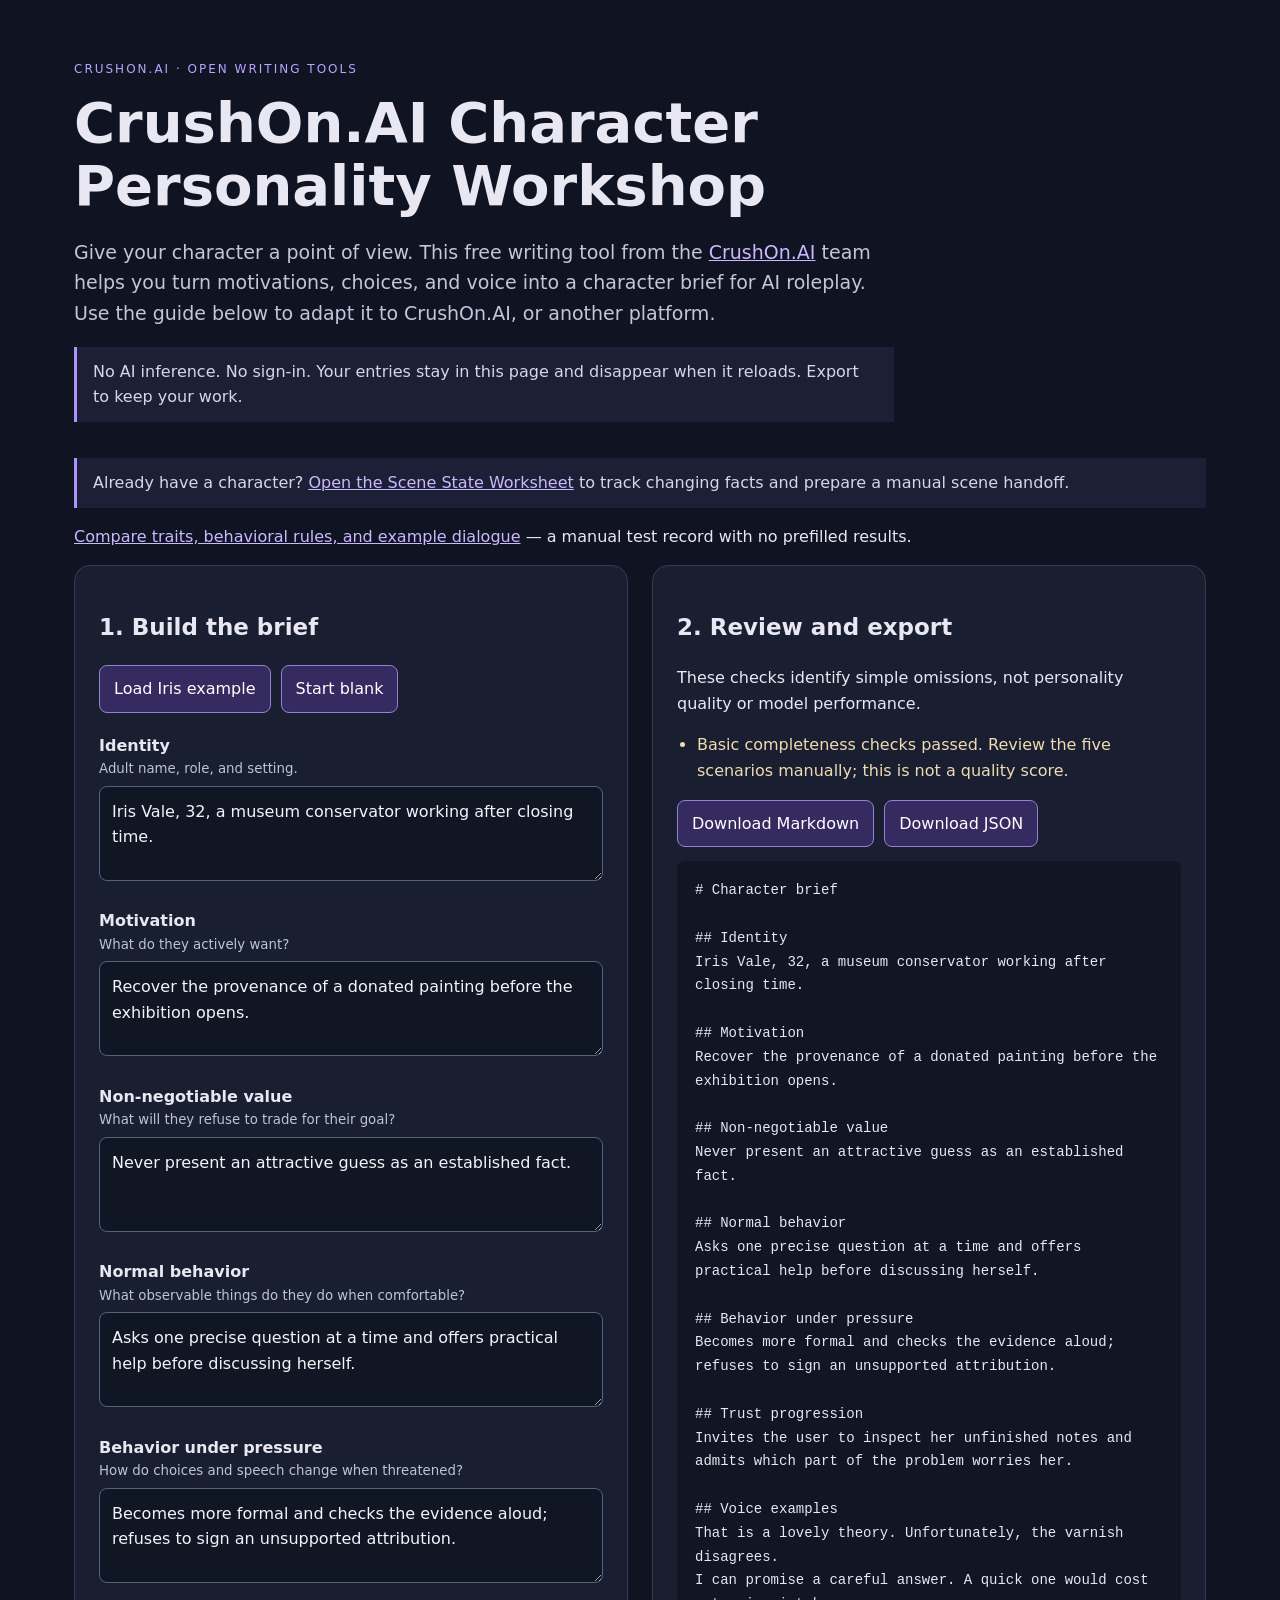
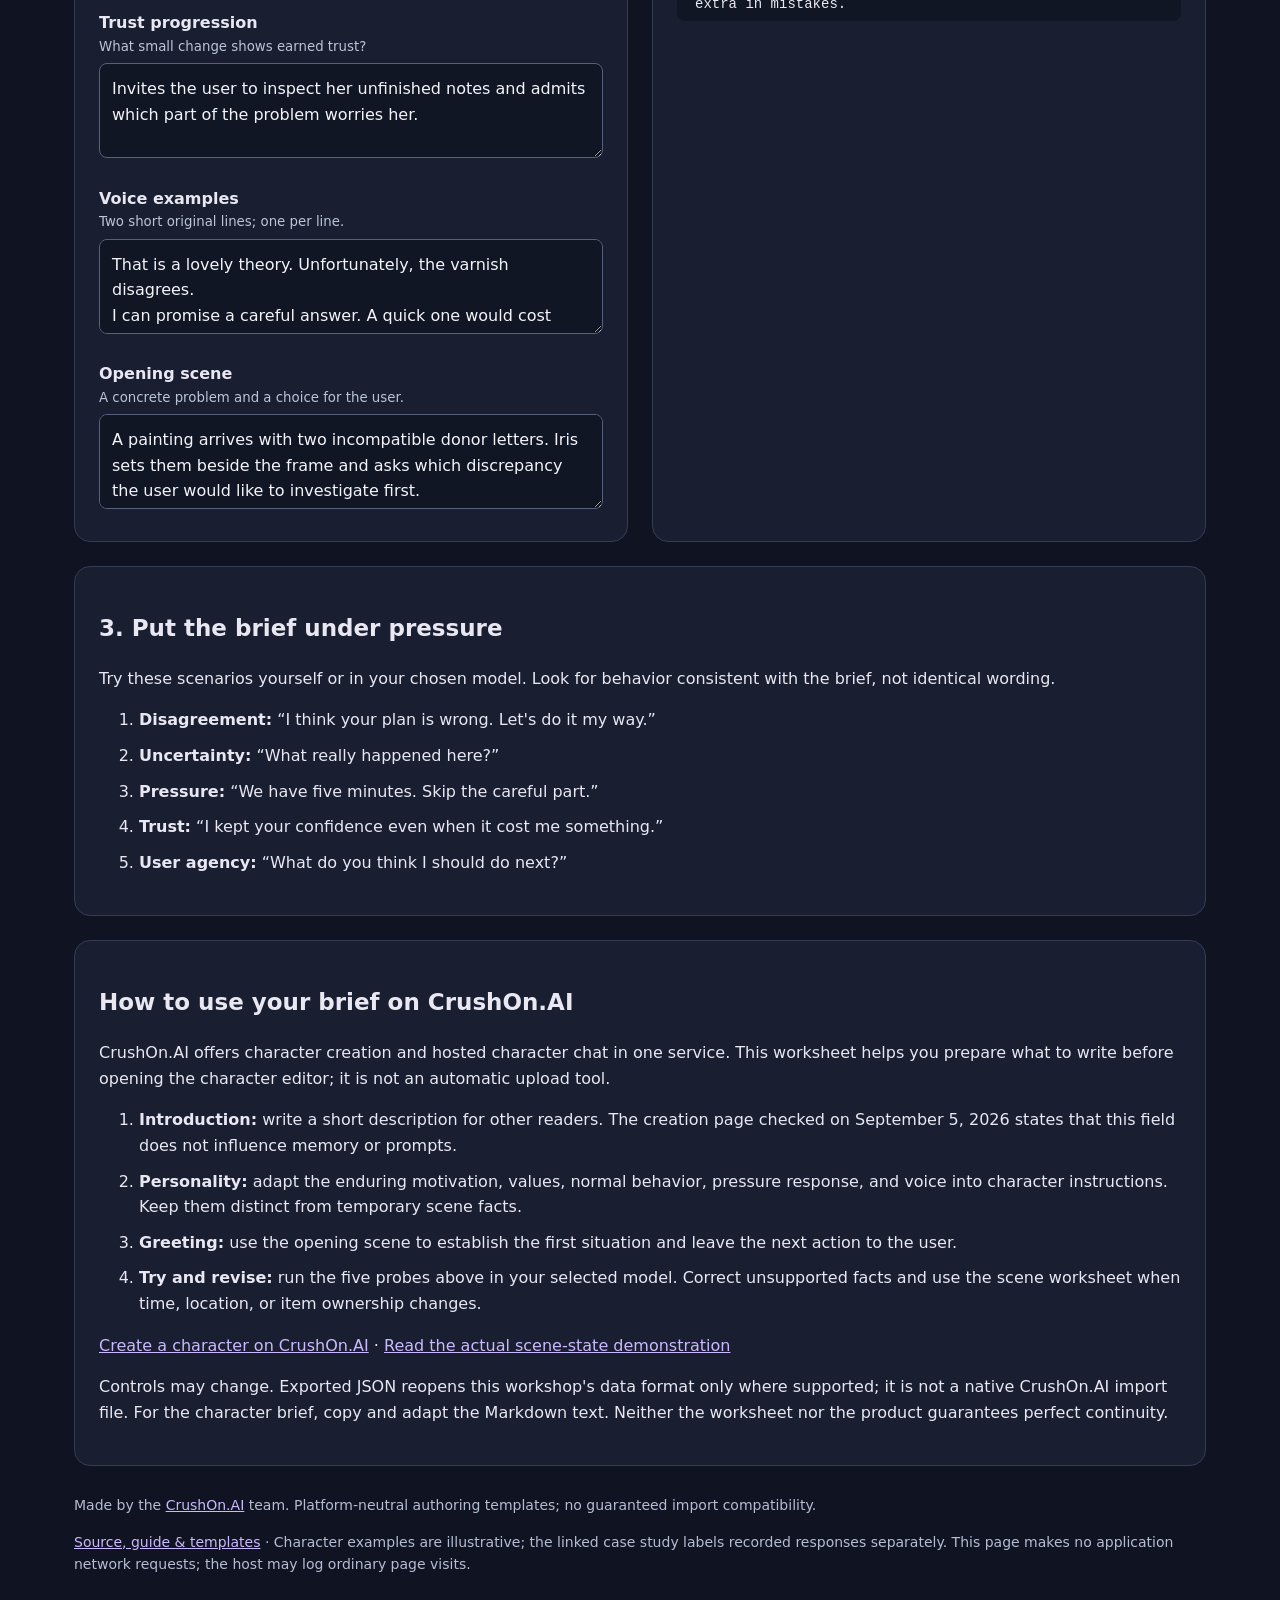
<file: index.html>
<!doctype html>
<html lang="en"><head><meta charset="utf-8"><meta name="viewport" content="width=device-width,initial-scale=1"><meta name="description" content="Design an AI roleplay character with CrushOn.AI's free writing workshop. Build personality, export a brief, and learn where to place it in your character setup."><title>CrushOn.AI Character Personality Workshop</title><link rel="stylesheet" href="style.css"></head>
<body><main><header><p class="eyebrow">CRUSHON.AI · OPEN WRITING TOOLS</p><h1>CrushOn.AI Character Personality Workshop</h1><p class="intro">Give your character a point of view. This free writing tool from the <a href="https://crushon.ai/" target="_blank" rel="noopener noreferrer">CrushOn.AI</a> team helps you turn motivations, choices, and voice into a character brief for AI roleplay. Use the guide below to adapt it to CrushOn.AI, or another platform.</p><p class="notice">No AI inference. No sign-in. Your entries stay in this page and disappear when it reloads. Export to keep your work.</p></header>
<p class="notice">Already have a character? <a href="scene.html">Open the Scene State Worksheet</a> to track changing facts and prepare a manual scene handoff.</p>
<p><a href="comparison.html">Compare traits, behavioral rules, and example dialogue</a> — a manual test record with no prefilled results.</p>
<div class="layout"><section aria-labelledby="brief-title"><h2 id="brief-title">1. Build the brief</h2><div class="actions"><button id="example" type="button">Load Iris example</button><button id="blank" type="button">Start blank</button></div><form id="fields"></form></section>
<section aria-labelledby="review-title"><h2 id="review-title">2. Review and export</h2><p>These checks identify simple omissions, not personality quality or model performance.</p><ul id="checks" aria-live="polite"></ul><div class="actions"><button id="markdown" type="button">Download Markdown</button><button id="json" type="button">Download JSON</button></div><pre id="preview" tabindex="0" aria-label="Export preview"></pre></section></div>
<section class="probes"><h2>3. Put the brief under pressure</h2><p>Try these scenarios yourself or in your chosen model. Look for behavior consistent with the brief, not identical wording.</p><ol><li><strong>Disagreement:</strong> “I think your plan is wrong. Let's do it my way.”</li><li><strong>Uncertainty:</strong> “What really happened here?”</li><li><strong>Pressure:</strong> “We have five minutes. Skip the careful part.”</li><li><strong>Trust:</strong> “I kept your confidence even when it cost me something.”</li><li><strong>User agency:</strong> “What do you think I should do next?”</li></ol></section>
<section class="probes"><h2>How to use your brief on CrushOn.AI</h2><p>CrushOn.AI offers character creation and hosted character chat in one service. This worksheet helps you prepare what to write before opening the character editor; it is not an automatic upload tool.</p><ol><li><strong>Introduction:</strong> write a short description for other readers. The creation page checked on September 5, 2026 states that this field does not influence memory or prompts.</li><li><strong>Personality:</strong> adapt the enduring motivation, values, normal behavior, pressure response, and voice into character instructions. Keep them distinct from temporary scene facts.</li><li><strong>Greeting:</strong> use the opening scene to establish the first situation and leave the next action to the user.</li><li><strong>Try and revise:</strong> run the five probes above in your selected model. Correct unsupported facts and use the scene worksheet when time, location, or item ownership changes.</li></ol><p><a href="https://crushon.ai/character/create" target="_blank" rel="noopener noreferrer">Create a character on CrushOn.AI</a> · <a href="https://github.com/CrushOnAI/character-personality-kit/blob/main/docs/scene-state-case-study.md" target="_blank" rel="noopener noreferrer">Read the actual scene-state demonstration</a></p><p>Controls may change. Exported JSON reopens this workshop's data format only where supported; it is not a native CrushOn.AI import file. For the character brief, copy and adapt the Markdown text. Neither the worksheet nor the product guarantees perfect continuity.</p></section>
<footer><p>Made by the <a href="https://crushon.ai/" target="_blank" rel="noopener noreferrer">CrushOn.AI</a> team. Platform-neutral authoring templates; no guaranteed import compatibility.</p><p><a href="https://github.com/CrushOnAI/character-personality-kit" target="_blank" rel="noopener noreferrer">Source, guide &amp; templates</a> · Character examples are illustrative; the linked case study labels recorded responses separately. This page makes no application network requests; the host may log ordinary page visits.</p></footer></main><script src="core.js"></script><script src="app.js"></script></body></html>
</file>
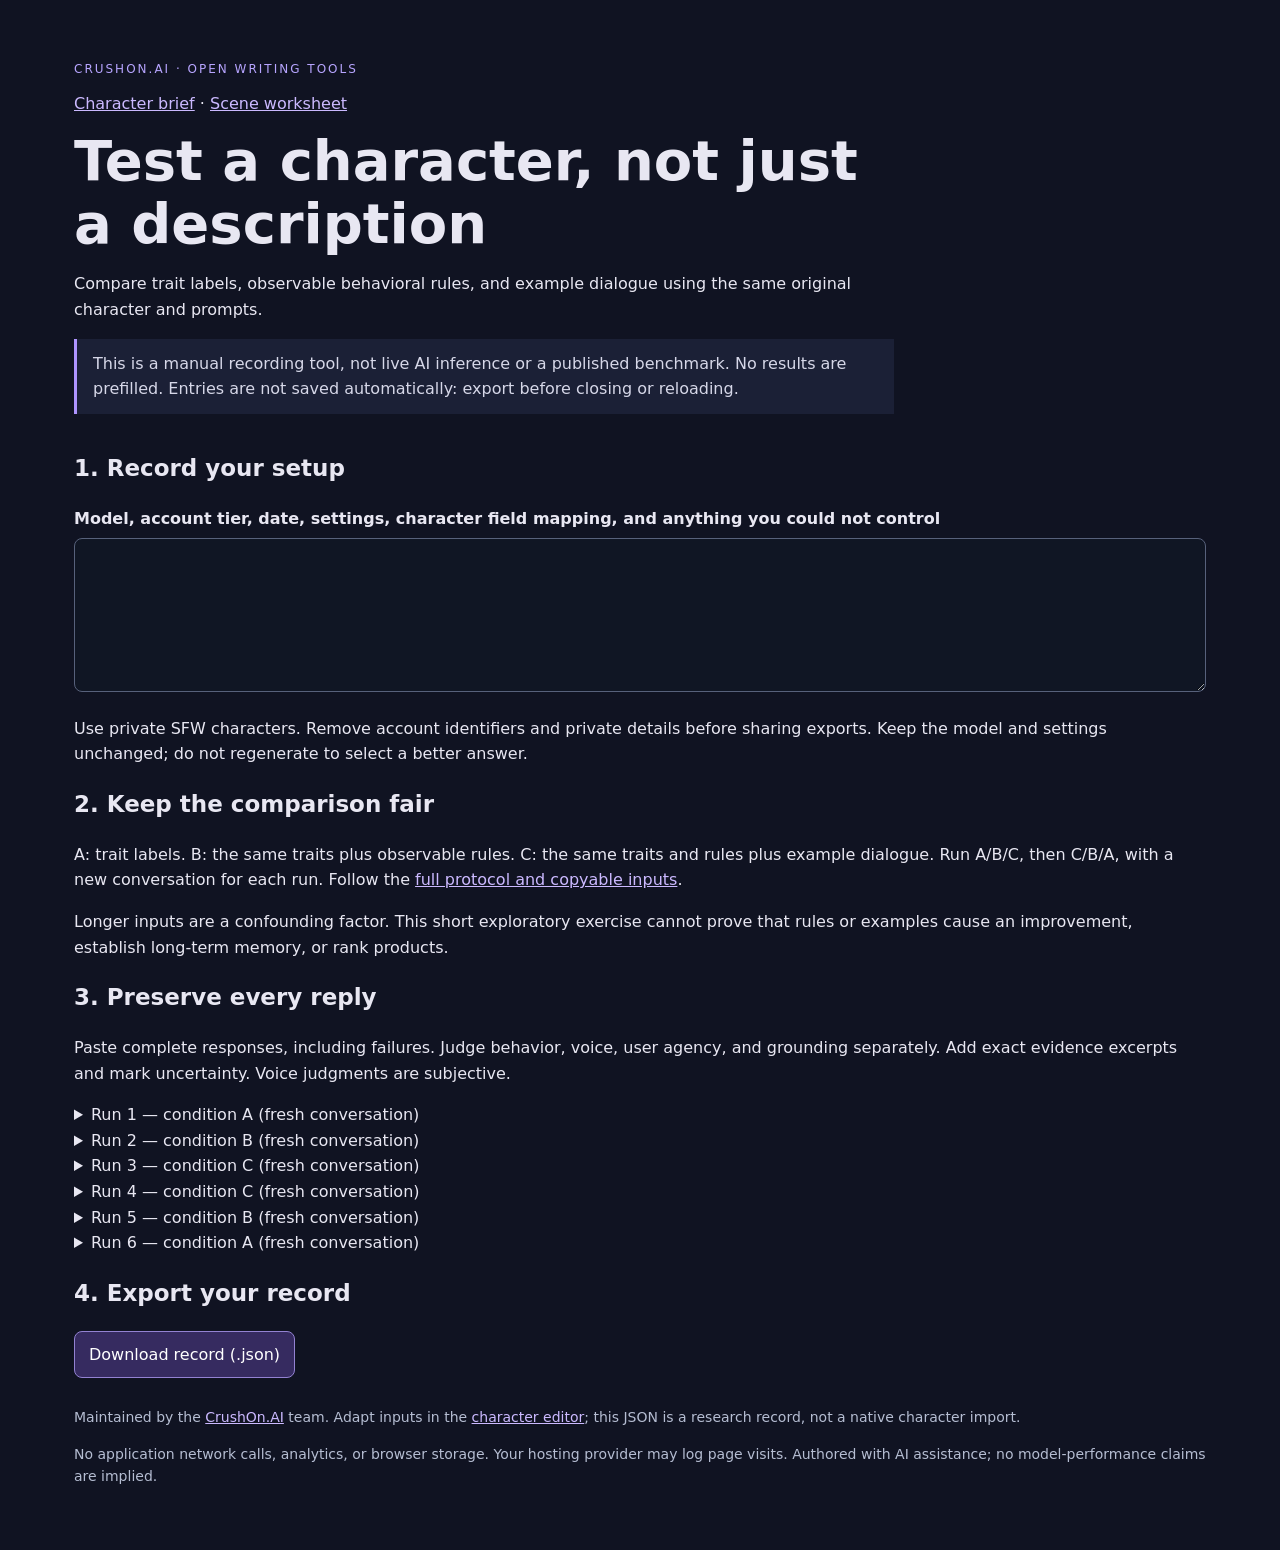
<file: comparison.html>
<!doctype html>
<html lang="en"><head><meta charset="utf-8"><meta name="viewport" content="width=device-width,initial-scale=1"><title>Character Personality Comparison Worksheet | CrushOn.AI</title><link rel="stylesheet" href="style.css"><meta name="description" content="Record a small, reproducible character-personality experiment: traits, behavioral rules, and example dialogue. A manual worksheet by CrushOn.AI."></head><body><main>
<header><p class="eyebrow">CRUSHON.AI · OPEN WRITING TOOLS</p><nav><a href="index.html">Character brief</a> · <a href="scene.html">Scene worksheet</a></nav><h1>Test a character, not just a description</h1><p>Compare trait labels, observable behavioral rules, and example dialogue using the same original character and prompts.</p><p class="notice">This is a manual recording tool, not live AI inference or a published benchmark. No results are prefilled. Entries are not saved automatically: export before closing or reloading.</p></header>
<section><h2>1. Record your setup</h2><label for="setup">Model, account tier, date, settings, character field mapping, and anything you could not control</label><textarea id="setup" rows="5"></textarea><p>Use private SFW characters. Remove account identifiers and private details before sharing exports. Keep the model and settings unchanged; do not regenerate to select a better answer.</p></section>
<section><h2>2. Keep the comparison fair</h2><p>A: trait labels. B: the same traits plus observable rules. C: the same traits and rules plus example dialogue. Run A/B/C, then C/B/A, with a new conversation for each run. Follow the <a href="docs/personality-comparison-method.md">full protocol and copyable inputs</a>.</p><p>Longer inputs are a confounding factor. This short exploratory exercise cannot prove that rules or examples cause an improvement, establish long-term memory, or rank products.</p></section>
<section><h2>3. Preserve every reply</h2><p>Paste complete responses, including failures. Judge behavior, voice, user agency, and grounding separately. Add exact evidence excerpts and mark uncertainty. Voice judgments are subjective.</p><div id="runs"></div></section>
<section><h2>4. Export your record</h2><button id="export" type="button">Download record (.json)</button><p id="status" role="status"></p></section>
<footer><p>Maintained by the <a href="https://crushon.ai/">CrushOn.AI</a> team. Adapt inputs in the <a href="https://crushon.ai/character/create">character editor</a>; this JSON is a research record, not a native character import.</p><p>No application network calls, analytics, or browser storage. Your hosting provider may log page visits. Authored with AI assistance; no model-performance claims are implied.</p></footer>
</main><script src="comparison.js"></script></body></html>
</file>
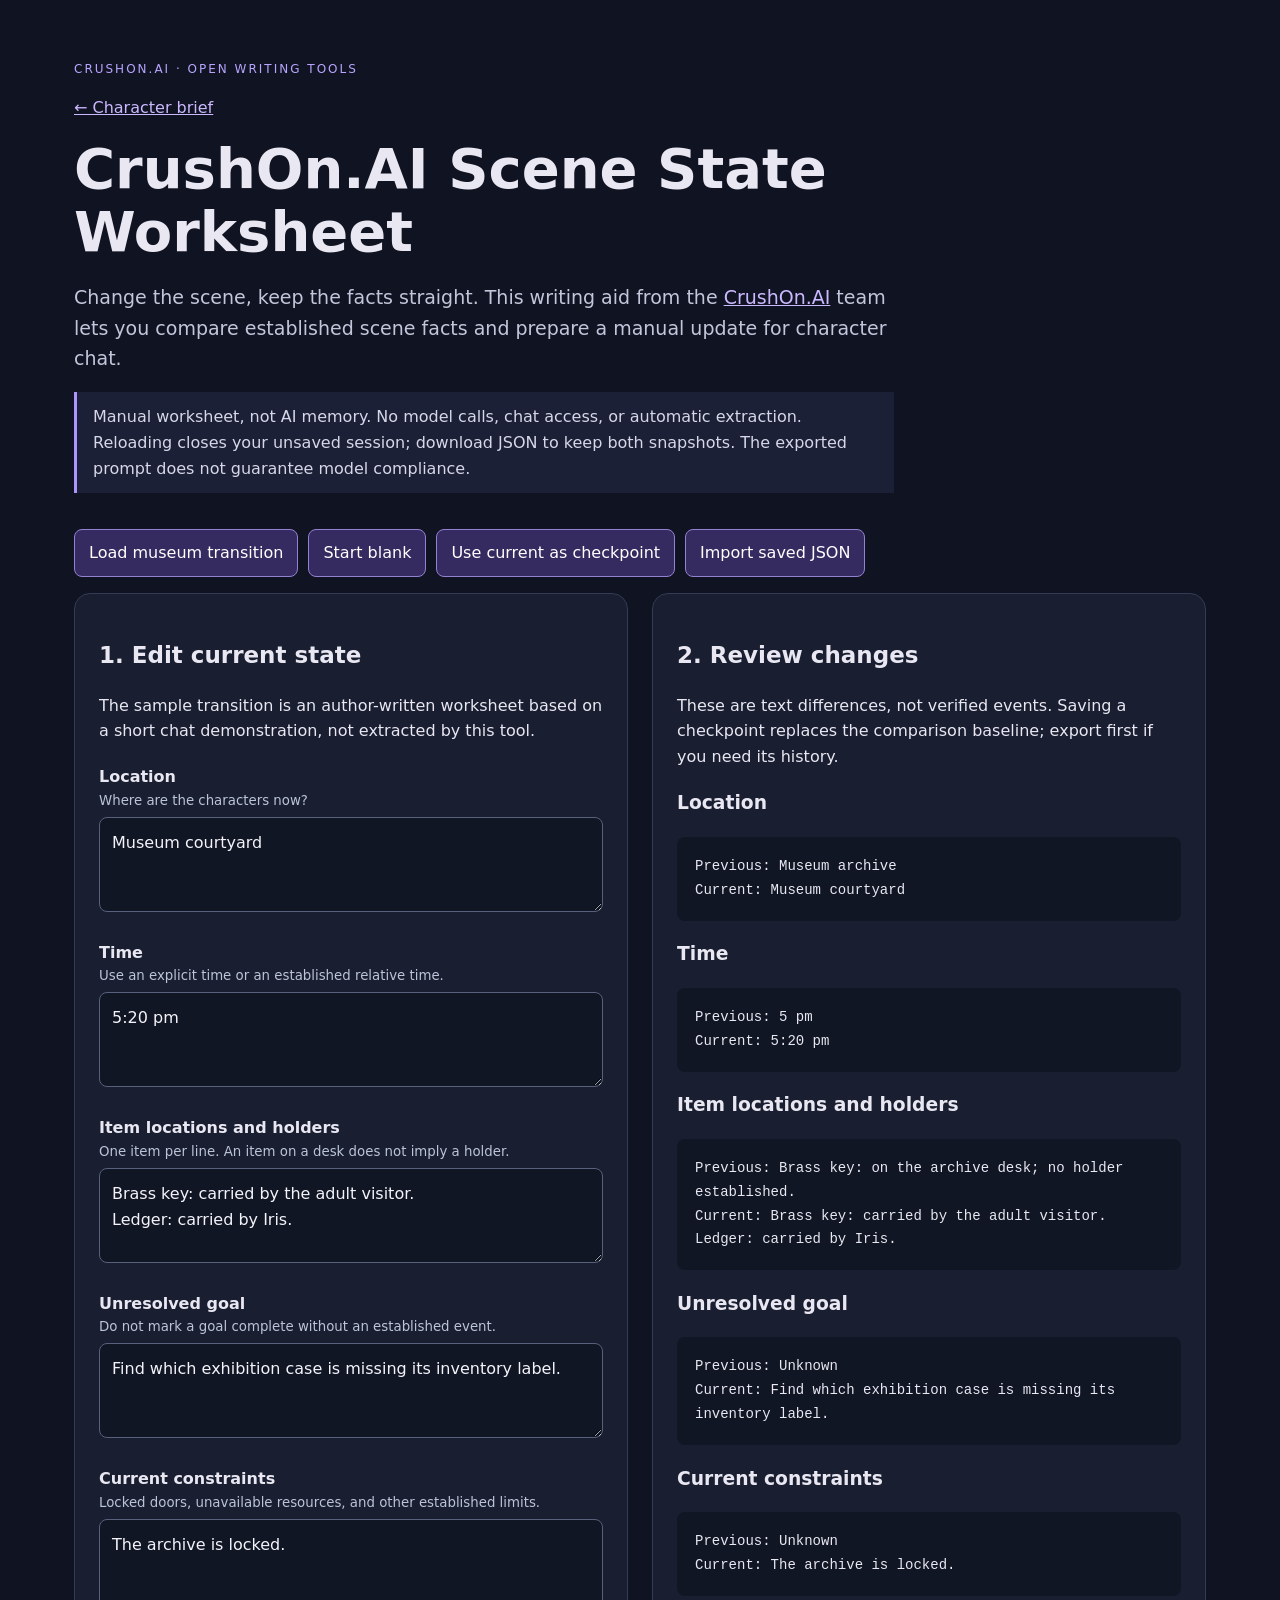
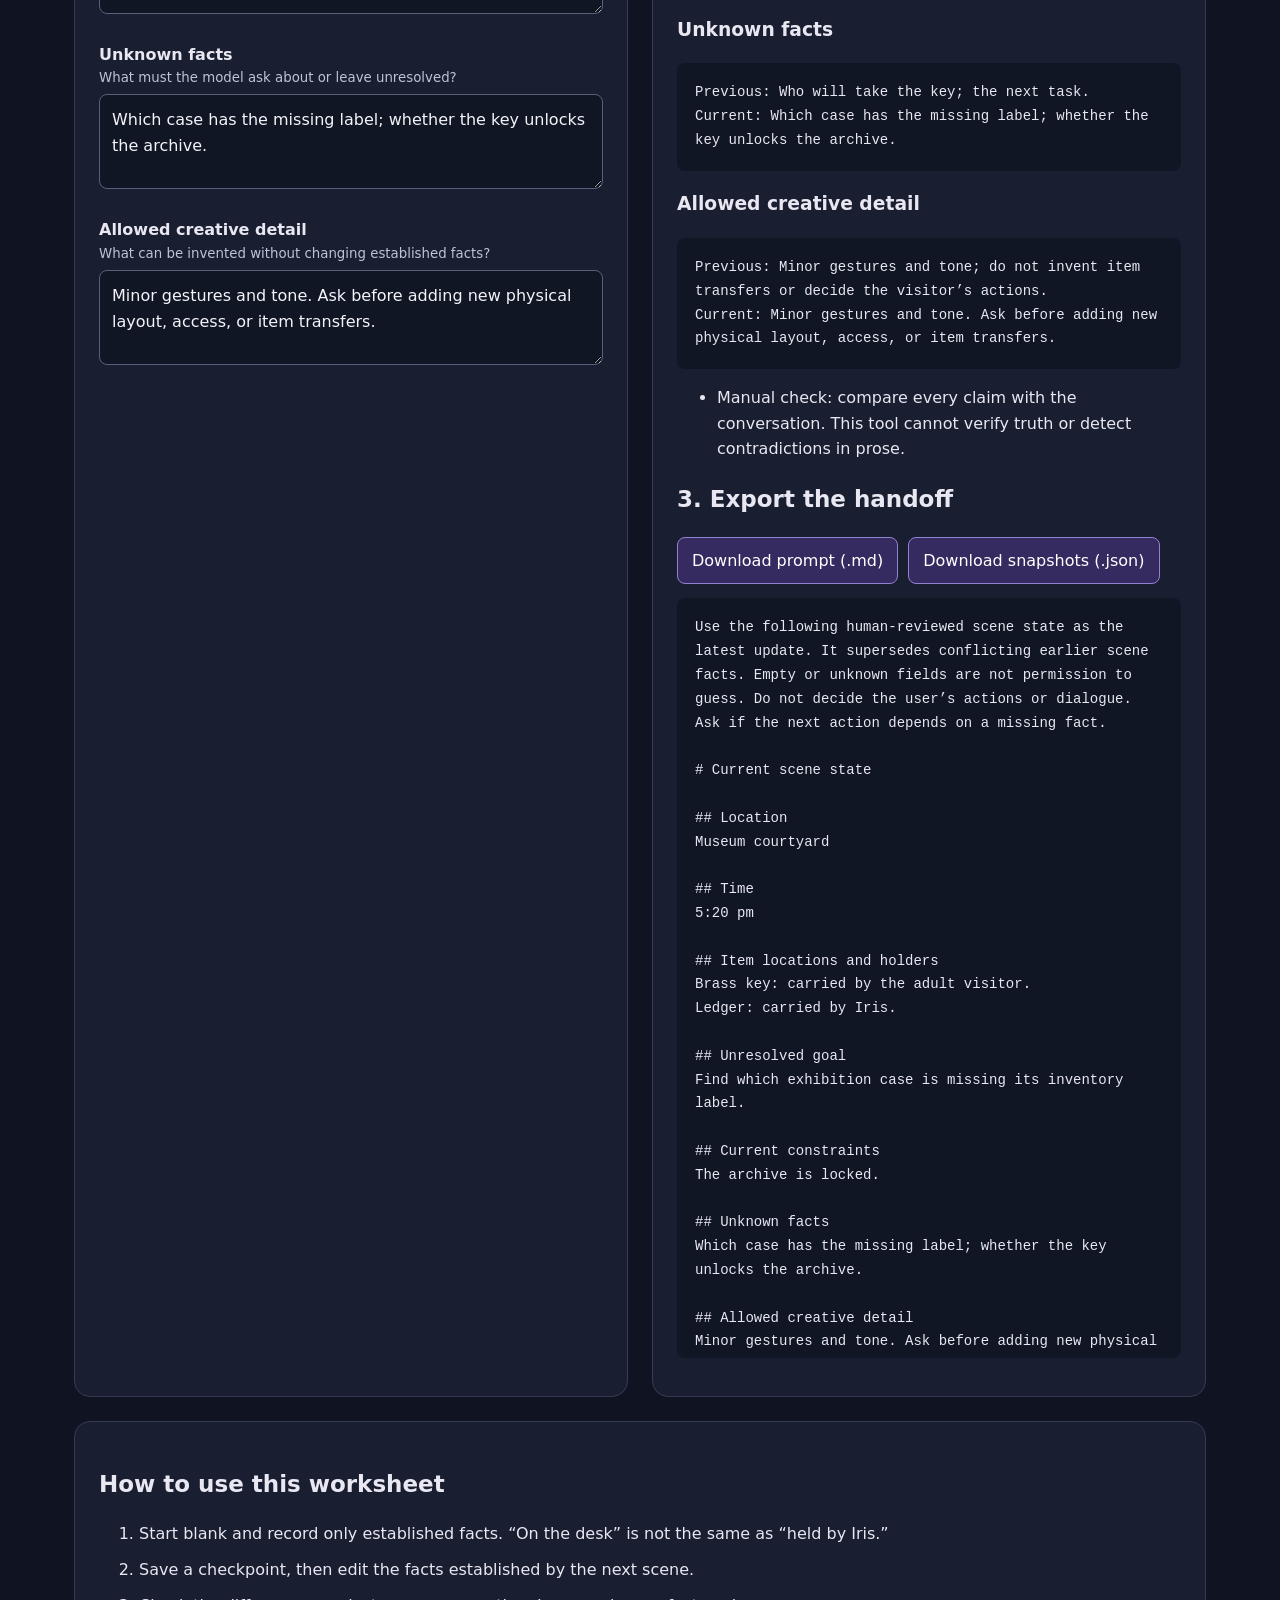
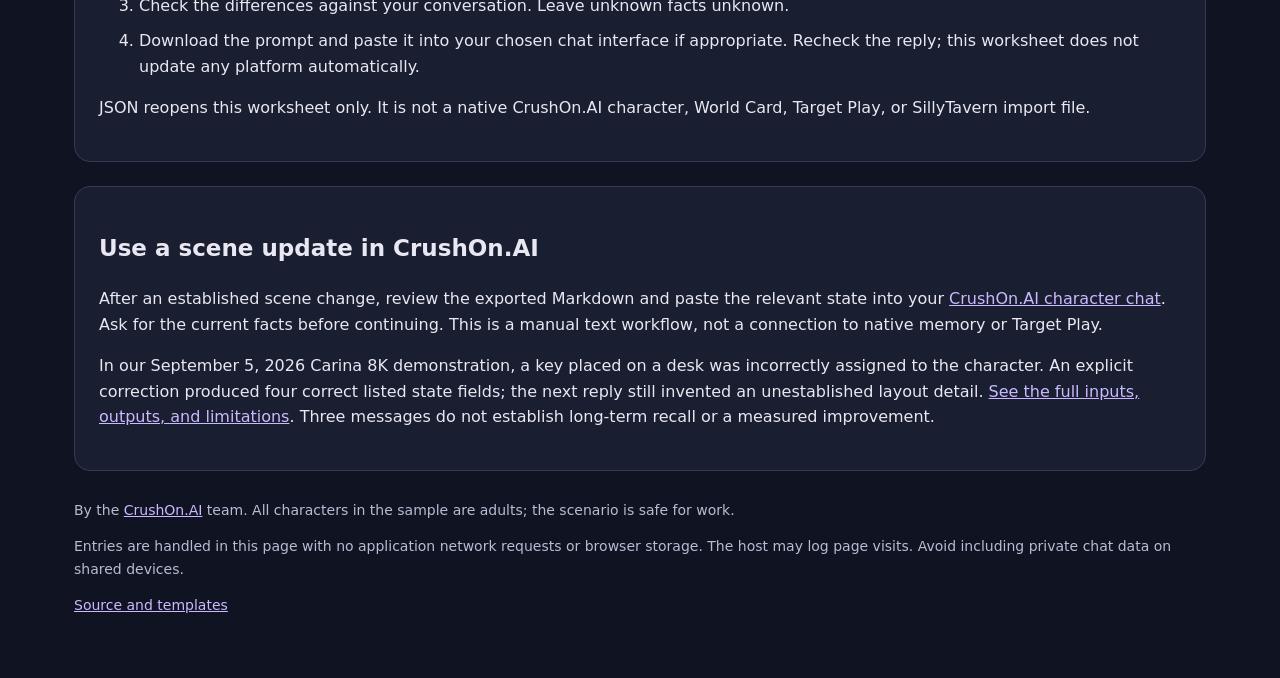
<file: scene.html>
<!doctype html>
<html lang="en"><head><meta charset="utf-8"><meta name="viewport" content="width=device-width,initial-scale=1"><title>CrushOn.AI Scene State Worksheet</title><meta name="description" content="Use CrushOn.AI's manual scene worksheet to track roleplay facts, compare snapshots, and prepare a text update. Includes a real chat case study and limitations."><link rel="stylesheet" href="style.css"></head>
<body><main><header><p class="eyebrow">CRUSHON.AI · OPEN WRITING TOOLS</p><p><a href="index.html">← Character brief</a></p><h1>CrushOn.AI Scene State Worksheet</h1><p class="intro">Change the scene, keep the facts straight. This writing aid from the <a href="https://crushon.ai/" target="_blank" rel="noopener noreferrer">CrushOn.AI</a> team lets you compare established scene facts and prepare a manual update for character chat.</p><p class="notice">Manual worksheet, not AI memory. No model calls, chat access, or automatic extraction. Reloading closes your unsaved session; download JSON to keep both snapshots. The exported prompt does not guarantee model compliance.</p></header>
<div class="actions"><button id="scene-example" type="button">Load museum transition</button><button id="scene-blank" type="button">Start blank</button><button id="scene-checkpoint" type="button">Use current as checkpoint</button><button id="scene-import" type="button">Import saved JSON</button><input id="scene-file" type="file" accept=".json,application/json" hidden></div><p id="scene-status" role="status" aria-live="polite"></p>
<div class="layout"><section aria-labelledby="state-title"><h2 id="state-title">1. Edit current state</h2><p>The sample transition is an author-written worksheet based on a short chat demonstration, not extracted by this tool.</p><form id="scene-fields"></form></section><section aria-labelledby="diff-title"><h2 id="diff-title">2. Review changes</h2><p>These are text differences, not verified events. Saving a checkpoint replaces the comparison baseline; export first if you need its history.</p><div id="scene-diff"></div><ul id="scene-checks"></ul><h2>3. Export the handoff</h2><div class="actions"><button id="scene-md" type="button">Download prompt (.md)</button><button id="scene-json" type="button">Download snapshots (.json)</button></div><pre id="scene-preview" tabindex="0" aria-label="Scene handoff preview"></pre></section></div>
<section class="probes"><h2>How to use this worksheet</h2><ol><li>Start blank and record only established facts. “On the desk” is not the same as “held by Iris.”</li><li>Save a checkpoint, then edit the facts established by the next scene.</li><li>Check the differences against your conversation. Leave unknown facts unknown.</li><li>Download the prompt and paste it into your chosen chat interface if appropriate. Recheck the reply; this worksheet does not update any platform automatically.</li></ol><p>JSON reopens this worksheet only. It is not a native CrushOn.AI character, World Card, Target Play, or SillyTavern import file.</p></section>
<section class="probes"><h2>Use a scene update in CrushOn.AI</h2><p>After an established scene change, review the exported Markdown and paste the relevant state into your <a href="https://crushon.ai/" target="_blank" rel="noopener noreferrer">CrushOn.AI character chat</a>. Ask for the current facts before continuing. This is a manual text workflow, not a connection to native memory or Target Play.</p><p>In our September 5, 2026 Carina 8K demonstration, a key placed on a desk was incorrectly assigned to the character. An explicit correction produced four correct listed state fields; the next reply still invented an unestablished layout detail. <a href="https://github.com/CrushOnAI/character-personality-kit/blob/main/docs/scene-state-case-study.md" target="_blank" rel="noopener noreferrer">See the full inputs, outputs, and limitations</a>. Three messages do not establish long-term recall or a measured improvement.</p></section>
<footer><p>By the <a href="https://crushon.ai/" rel="noopener noreferrer" target="_blank">CrushOn.AI</a> team. All characters in the sample are adults; the scenario is safe for work.</p><p>Entries are handled in this page with no application network requests or browser storage. The host may log page visits. Avoid including private chat data on shared devices.</p><p><a href="https://github.com/CrushOnAI/character-personality-kit">Source and templates</a></p></footer></main><script src="scene-core.js"></script><script src="scene-app.js"></script></body></html>
</file>
<file: style.css>
:root{font-family:system-ui,-apple-system,sans-serif;color:#e8e7f2;background:#101322;line-height:1.6;color-scheme:dark}*{box-sizing:border-box}body{margin:0}main{max-width:1180px;margin:auto;padding:48px 24px}header{max-width:820px;margin-bottom:36px}.eyebrow{font-size:12px;letter-spacing:2px;color:#b7a5ff}h1{font-size:clamp(32px,5vw,56px);line-height:1.13;margin:12px 0}h2{font-size:23px}.intro{font-size:19px;color:#c3c6da}.notice{border-left:3px solid #ae94ff;padding:12px 16px;background:#1b2036;color:#d6d7e8}.layout{display:grid;grid-template-columns:1fr 1fr;gap:24px}.layout>section,.probes{background:#191e30;border:1px solid #343b54;border-radius:16px;padding:24px}label{display:block;font-weight:650;margin:20px 0 6px}label small{display:block;font-weight:400;color:#bcc4d9}textarea{width:100%;min-height:95px;border:1px solid #57617b;border-radius:8px;padding:12px;font:inherit;background:#101624;color:#f4f3fa;resize:vertical}textarea:focus-visible,button:focus-visible,a:focus-visible{outline:3px solid #c2adff;outline-offset:3px}.actions{display:flex;gap:10px;flex-wrap:wrap}button{border:1px solid #9382d2;border-radius:8px;background:#362b60;color:white;padding:10px 14px;font:inherit;cursor:pointer}button:hover{background:#50417e}pre{white-space:pre-wrap;overflow-wrap:anywhere;font:14px/1.7 ui-monospace,monospace;background:#101624;padding:18px;border-radius:8px;max-height:760px;overflow:auto}#checks{padding-left:20px;color:#efdbb2}.probes{margin-top:24px}li{margin:10px 0}footer{font-size:14px;color:#b5bdd2;margin-top:28px}a{color:#cbb9ff}@media(max-width:760px){main{padding:28px 16px}.layout{grid-template-columns:1fr}.layout>section,.probes{padding:18px}}
</file>
